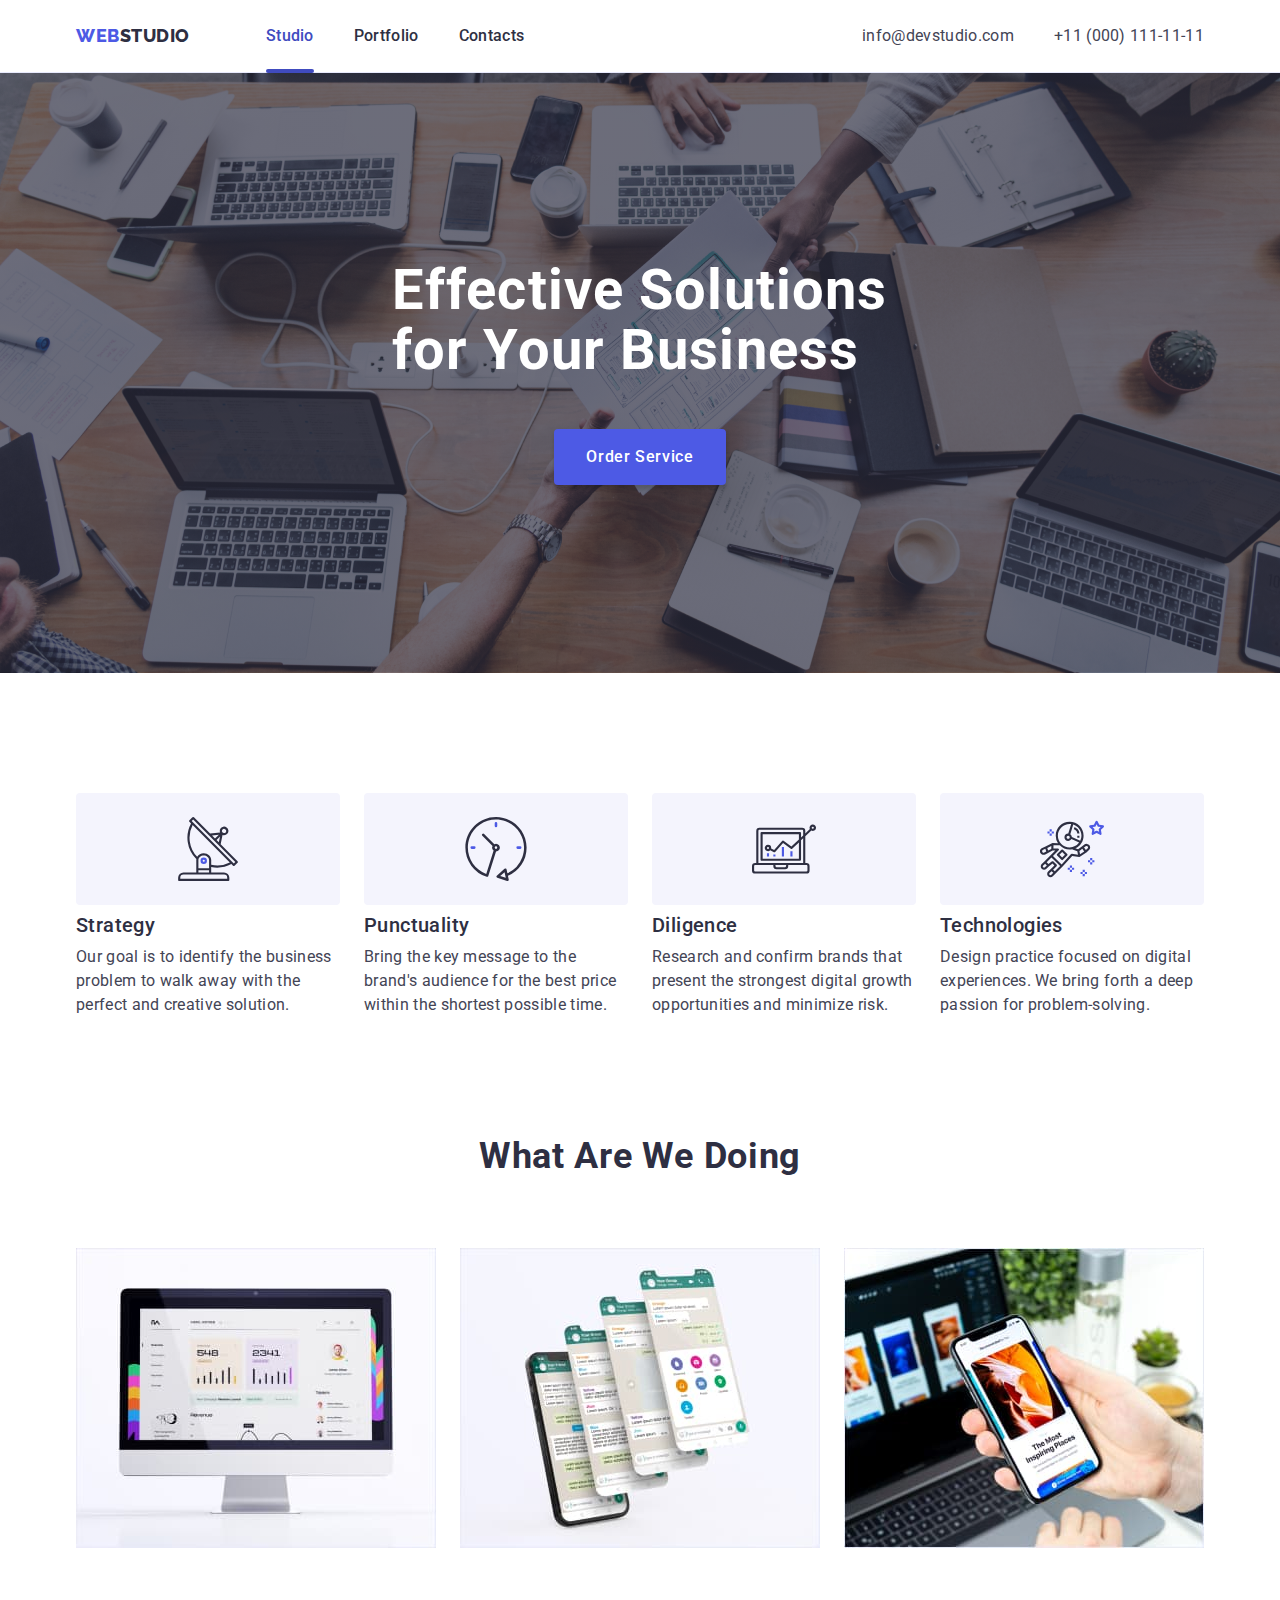
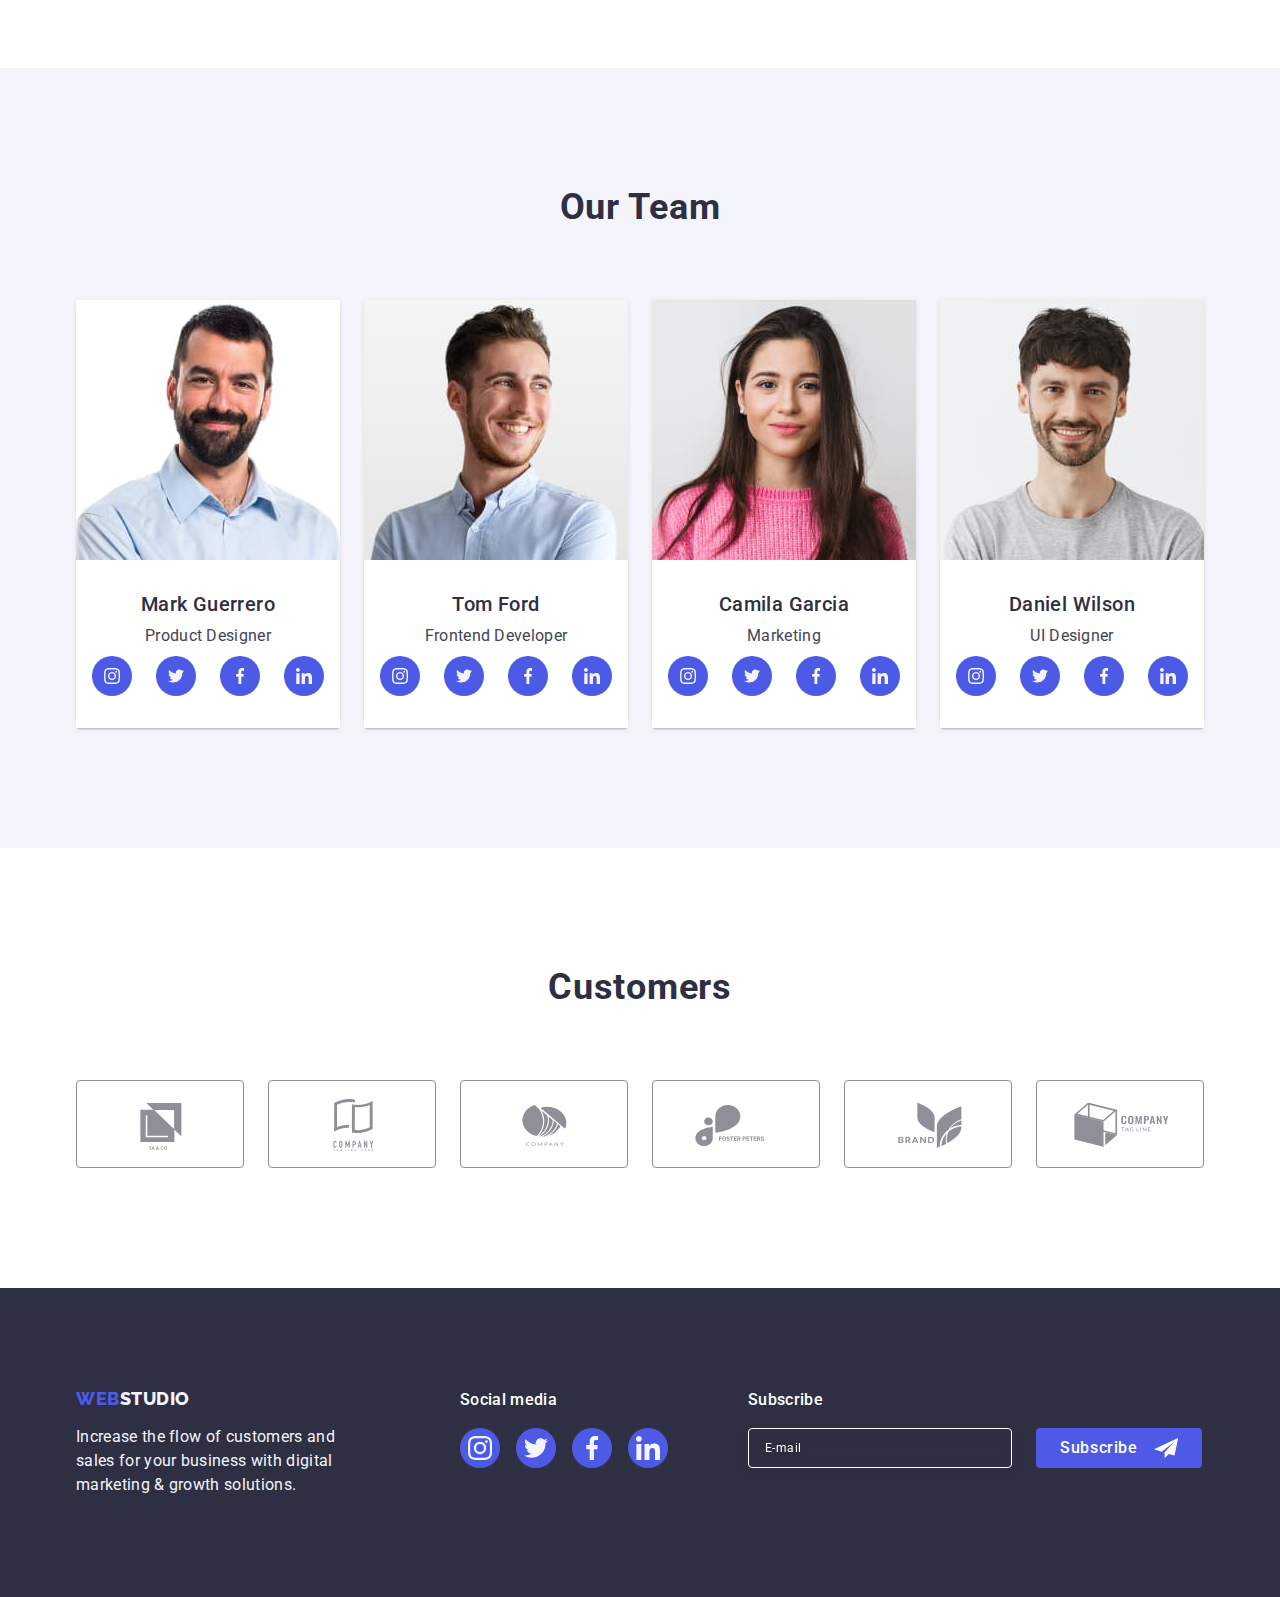
<file: index.html>
<!DOCTYPE html>
<html lang="en">
  <head>
    <meta charset="UTF-8" />
    <meta http-equiv="X-UA-Compatible" content="IE=edge" />
    <meta name="viewport" content="width=device-width, initial-scale=1.0" />
    <title>WebStudio</title>
    <link rel="preconnect" href="https://fonts.googleapis.com" />
    <link rel="preconnect" href="https://fonts.gstatic.com" crossorigin />
    <link
      href="https://fonts.googleapis.com/css2?family=Raleway:wght@800&family=Roboto:wght@400;500;700&display=swap"
      rel="stylesheet"
    />
    <link
      rel="stylesheet"
      href="https://cdnjs.cloudflare.com/ajax/libs/modern-normalize/1.1.0/modern-normalize.min.css"
    />
    <link rel="stylesheet" href="./css/styles.css" />
  </head>
  <body>
    <!-- header -->

    <header class="page-header">
      <div class="container page-header-container">
        <nav class="page-navigation">
          <a class="link logo logo-header" href="./index.html"
            >web<span class="logo-second-word-header">Studio</span>
          </a>
          <ul class="list menu">
            <li class="menu-item">
              <a class="link menu-link current" href="./index.html">Studio</a>
            </li>
            <li class="menu-item">
              <a class="link menu-link" href="./portfolio.html">Portfolio</a>
            </li>
            <li class="menu-item"><a class="link menu-link" href="">Contacts</a></li>
          </ul>
        </nav>
        <address class="page-contact">
          <ul class="list contact-list">
            <li>
              <a class="link contact" href="mailto:info@devstudio.com">info@devstudio.com</a>
            </li>
            <li><a class="link contact" href="tel:+11(000)1111111">+11 (000) 111-11-11</a></li>
          </ul>
        </address>
      </div>
    </header>
    <main>
      <!-- slogan -->

      <section class="slogan">
        <div class="container">
          <h1 class="main-title">Effective Solutions for Your Business</h1>
          <button class="modal-open-btn" type="button" data-modal-open>Order Service</button>
        </div>
      </section>

      <!-- our advantages-->

      <section class="our-advantages">
        <div class="container">
          <h2 class="suptitle" hidden>key points</h2>
          <ul class="list advantages-list">
            <li class="advantages-list-item">
              <div class="advantages-list-icon">
                <svg class="advantages-icon" aria-label="antenna icon" width="64" height="64">
                  <use href="./images/icons.svg#icon-antenna"></use>
                </svg>
              </div>
              <h3 class="advantages-title">Strategy</h3>
              <p class="advantages-description">
                Our goal is to identify the business problem to walk away with the perfect and
                creative solution.
              </p>
            </li>
            <li class="advantages-list-item">
              <div class="advantages-list-icon">
                <svg class="advantages-icon" aria-label="clock icon" width="64" height="64">
                  <use href="./images/icons.svg#icon-clock"></use>
                </svg>
              </div>
              <h3 class="advantages-title">Punctuality</h3>
              <p class="advantages-description">
                Bring the key message to the brand's audience for the best price within the shortest
                possible time.
              </p>
            </li>
            <li class="advantages-list-item">
              <div class="advantages-list-icon">
                <svg class="advantages-icon" aria-label="diagram icon" width="64" height="64">
                  <use href="./images/icons.svg#icon-diagram"></use>
                </svg>
              </div>
              <h3 class="advantages-title">Diligence</h3>
              <p class="advantages-description">
                Research and confirm brands that present the strongest digital growth opportunities
                and minimize risk.
              </p>
            </li>
            <li class="advantages-list-item">
              <div class="advantages-list-icon">
                <svg class="advantages-icon" aria-label="astronaut icon" width="64" height="64">
                  <use href="./images/icons.svg#icon-astronaut"></use>
                </svg>
              </div>
              <h3 class="advantages-title">Technologies</h3>
              <p class="advantages-description">
                Design practice focused on digital experiences. We bring forth a deep passion for
                problem-solving.
              </p>
            </li>
          </ul>
        </div>
      </section>

      <!--  What are we doing-->

      <section class="what-are-we-doing">
        <div class="container">
          <h2 class="suptitle">What are we doing</h2>
          <ul class="list gallery-list">
            <li class="gallery-list-item">
              <img
                class="gallery-list-img"
                src="./images/what-are-we-doing/monitor.jpg"
                alt="monitor"
                width="360"
                height="300"
              />
            </li>
            <li class="gallery-list-item">
              <img
                class="gallery-list-img"
                src="./images/what-are-we-doing/screens.jpg"
                alt="screens"
                width="360"
                height="300"
              />
            </li>
            <li class="gallery-list-item">
              <img
                class="gallery-list-img"
                src="./images/what-are-we-doing/laptop-phone.jpg"
                alt="laptop-phone"
                width="360"
                height="300"
              />
            </li>
          </ul>
        </div>
      </section>

      <!-- Our Team -->

      <section class="our-team">
        <div class="container">
          <h2 class="suptitle">Our Team</h2>
          <ul class="list team-gallery-list">
            <li class="team-gallery-list-item">
              <img
                class="team-gallery-list-img"
                src="./images/our-team/mark-guerrero.jpg"
                alt="Mark Guerrero"
                width="264"
                height="260"
              />
              <div class="employees-list-text-content">
                <h3 class="employees-list-name">Mark Guerrero</h3>
                <p class="employees-list-position">Product Designer</p>
                <ul class="social-list list">
                  <li class="sosial-list-item">
                    <a href="" class="social-list-link">
                      <svg
                        class="social-list-icon"
                        aria-label="Instagram icon"
                        width="16"
                        height="16"
                      >
                        <use href="./images/icons.svg#icon-instagram"></use>
                      </svg>
                    </a>
                  </li>
                  <li class="sosial-list-item">
                    <a href="" class="social-list-link">
                      <svg
                        class="social-list-icon"
                        aria-label="twitter icon"
                        width="16"
                        height="16"
                      >
                        <use href="./images/icons.svg#icon-twitter"></use>
                      </svg>
                    </a>
                  </li>
                  <li class="sosial-list-item">
                    <a href="" class="social-list-link">
                      <svg
                        class="social-list-icon"
                        aria-label="facebook icon"
                        width="16"
                        height="16"
                      >
                        <use href="./images/icons.svg#icon-facebook"></use>
                      </svg>
                    </a>
                  </li>
                  <li class="sosial-list-item">
                    <a href="" class="social-list-link">
                      <svg
                        class="social-list-icon"
                        aria-label="linkedin icon"
                        width="16"
                        height="16"
                      >
                        <use href="./images/icons.svg#icon-linkedin"></use>
                      </svg>
                    </a>
                  </li>
                </ul>
              </div>
            </li>
            <li class="team-gallery-list-item">
              <img
                class="team-gallery-list-img"
                src="./images/our-team/tom-ford.jpg"
                alt="Tom Ford"
                width="264"
                height="260"
              />
              <div class="employees-list-text-content">
                <h3 class="employees-list-name">Tom Ford</h3>
                <p class="employees-list-position">Frontend Developer</p>
                <ul class="social-list list">
                  <li class="sosial-list-item">
                    <a href="" class="social-list-link">
                      <svg
                        class="social-list-icon"
                        aria-label="Instagram icon"
                        width="16"
                        height="16"
                      >
                        <use href="./images/icons.svg#icon-instagram"></use>
                      </svg>
                    </a>
                  </li>
                  <li class="sosial-list-item">
                    <a href="" class="social-list-link">
                      <svg
                        class="social-list-icon"
                        aria-label="twitter icon"
                        width="16"
                        height="16"
                      >
                        <use href="./images/icons.svg#icon-twitter"></use>
                      </svg>
                    </a>
                  </li>
                  <li class="sosial-list-item">
                    <a href="" class="social-list-link">
                      <svg
                        class="social-list-icon"
                        aria-label="facebook icon"
                        width="16"
                        height="16"
                      >
                        <use href="./images/icons.svg#icon-facebook"></use>
                      </svg>
                    </a>
                  </li>
                  <li class="sosial-list-item">
                    <a href="" class="social-list-link">
                      <svg
                        class="social-list-icon"
                        aria-label="linkedin icon"
                        width="16"
                        height="16"
                      >
                        <use href="./images/icons.svg#icon-linkedin"></use>
                      </svg>
                    </a>
                  </li>
                </ul>
              </div>
            </li>
            <li class="team-gallery-list-item">
              <img
                class="team-gallery-list-img"
                src="./images/our-team/camila-garcia.jpg"
                alt="Camila Garcia"
                width="264"
                height="260"
              />
              <div class="employees-list-text-content">
                <h3 class="employees-list-name">Camila Garcia</h3>
                <p class="employees-list-position">Marketing</p>
                <ul class="social-list list">
                  <li class="sosial-list-item">
                    <a href="" class="social-list-link">
                      <svg
                        class="social-list-icon"
                        aria-label="Instagram icon"
                        width="16"
                        height="16"
                      >
                        <use href="./images/icons.svg#icon-instagram"></use>
                      </svg>
                    </a>
                  </li>
                  <li class="sosial-list-item">
                    <a href="" class="social-list-link">
                      <svg
                        class="social-list-icon"
                        aria-label="twitter icon"
                        width="16"
                        height="16"
                      >
                        <use href="./images/icons.svg#icon-twitter"></use>
                      </svg>
                    </a>
                  </li>
                  <li class="sosial-list-item">
                    <a href="" class="social-list-link">
                      <svg
                        class="social-list-icon"
                        aria-label="facebook icon"
                        width="16"
                        height="16"
                      >
                        <use href="./images/icons.svg#icon-facebook"></use>
                      </svg>
                    </a>
                  </li>
                  <li class="sosial-list-item">
                    <a href="" class="social-list-link">
                      <svg
                        class="social-list-icon"
                        aria-label="linkedin icon"
                        width="16"
                        height="16"
                      >
                        <use href="./images/icons.svg#icon-linkedin"></use>
                      </svg>
                    </a>
                  </li>
                </ul>
              </div>
            </li>
            <li class="team-gallery-list-item">
              <img
                class="team-gallery-list-img"
                src="./images/our-team/daniel-wilson.jpg"
                alt="Daniel Wilson"
                width="264"
                height="260"
              />
              <div class="employees-list-text-content">
                <h3 class="employees-list-name">Daniel Wilson</h3>
                <p class="employees-list-position">UI Designer</p>
                <ul class="social-list list">
                  <li class="sosial-list-item">
                    <a href="" class="social-list-link">
                      <svg
                        class="social-list-icon"
                        aria-label="Instagram icon"
                        width="16"
                        height="16"
                      >
                        <use href="./images/icons.svg#icon-instagram"></use>
                      </svg>
                    </a>
                  </li>
                  <li class="sosial-list-item">
                    <a href="" class="social-list-link">
                      <svg
                        class="social-list-icon"
                        aria-label="twitter icon"
                        width="16"
                        height="16"
                      >
                        <use href="./images/icons.svg#icon-twitter"></use>
                      </svg>
                    </a>
                  </li>
                  <li class="sosial-list-item">
                    <a href="" class="social-list-link">
                      <svg
                        class="social-list-icon"
                        aria-label="facebook icon"
                        width="16"
                        height="16"
                      >
                        <use href="./images/icons.svg#icon-facebook"></use>
                      </svg>
                    </a>
                  </li>
                  <li class="sosial-list-item">
                    <a href="" class="social-list-link">
                      <svg
                        class="social-list-icon"
                        aria-label="linkedin icon"
                        width="16"
                        height="16"
                      >
                        <use href="./images/icons.svg#icon-linkedin"></use>
                      </svg>
                    </a>
                  </li>
                </ul>
              </div>
            </li>
          </ul>
        </div>
      </section>

      <!-- CUSTOMERS -->

      <section class="customers">
        <div class="container">
          <h2 class="suptitle">Customers</h2>
          <ul class="list customers-list">
            <li class="customers-list-item">
              <a href="" class="customers-list-link">
                <svg
                  class="customers-list-icon"
                  aria-label="logo company one"
                  width="104"
                  height="56"
                >
                  <use href="./images/icons.svg#icon-logo"></use>
                </svg>
              </a>
            </li>
            <li class="customers-list-item">
              <a href="" class="customers-list-link">
                <svg
                  class="customers-list-icon"
                  aria-label="logo company two"
                  width="104"
                  height="56"
                >
                  <use href="./images/icons.svg#icon-logo-1"></use>
                </svg>
              </a>
            </li>
            <li class="customers-list-item">
              <a href="" class="customers-list-link">
                <svg
                  class="customers-list-icon"
                  aria-label="logo company three"
                  width="104"
                  height="56"
                >
                  <use href="./images/icons.svg#icon-logo-2"></use>
                </svg>
              </a>
            </li>
            <li class="customers-list-item">
              <a href="" class="customers-list-link">
                <svg
                  class="customers-list-icon"
                  aria-label="logo company four"
                  width="104"
                  height="56"
                >
                  <use href="./images/icons.svg#icon-logo-3"></use>
                </svg>
              </a>
            </li>
            <li class="customers-list-item">
              <a href="" class="customers-list-link">
                <svg
                  class="customers-list-icon"
                  aria-label="logo company five"
                  width="104"
                  height="56"
                >
                  <use href="./images/icons.svg#icon-logo-4"></use>
                </svg>
              </a>
            </li>
            <li class="customers-list-item">
              <a href="" class="customers-list-link">
                <svg
                  class="customers-list-icon"
                  aria-label="logo company six"
                  width="104"
                  height="56"
                >
                  <use href="./images/icons.svg#icon-logo-5"></use>
                </svg>
              </a>
            </li>
          </ul>
        </div>
      </section>
    </main>

    <!-- footer -->

    <footer class="footer">
      <div class="container footer-container">
        <div class="footer-block-one">
          <a class="link logo logo-footer" href="./index.html"
            >web<span class="logo-second-word-footer">Studio</span>
          </a>
          <p class="footer-message">
            Increase the flow of customers and sales for your business with digital marketing &
            growth solutions.
          </p>
        </div>

        <div class="footer-block-two">
          <p class="footer-media-message">Social media</p>
          <ul class="footer-social-list list">
            <li class="footer-social-list-item">
              <a href="" class="footer-social-list-link">
                <svg
                  class="footer-social-list-icon"
                  aria-label="Instagram icon"
                  width="24"
                  height="24"
                >
                  <use href="./images/icons.svg#icon-instagram"></use>
                </svg>
              </a>
            </li>
            <li class="footer-social-list-item">
              <a href="" class="footer-social-list-link">
                <svg
                  class="footer-social-list-icon"
                  aria-label="twitter icon"
                  width="24"
                  height="24"
                >
                  <use href="./images/icons.svg#icon-twitter"></use>
                </svg>
              </a>
            </li>
            <li class="footer-social-list-item">
              <a href="" class="footer-social-list-link">
                <svg
                  class="footer-social-list-icon"
                  aria-label="facebook icon"
                  width="24"
                  height="24"
                >
                  <use href="./images/icons.svg#icon-facebook"></use>
                </svg>
              </a>
            </li>
            <li class="footer-social-list-item">
              <a href="" class="footer-social-list-link">
                <svg
                  class="footer-social-list-icon"
                  aria-label="linkedin icon"
                  width="24"
                  height="24"
                >
                  <use href="./images/icons.svg#icon-linkedin"></use>
                </svg>
              </a>
            </li>
          </ul>
        </div>

        <div class="footer-block-three">
          <p class="footer-media-message">Subscribe</p>

          <form class="footer-contact-form">
            <label class="footer-form-field-wrapper">
              <input
                class="footer-form-input"
                name="user-email"
                type="email"
                required
                placeholder="E-mail"
              />
            </label>

            <button class="footer-btn" type="submit">
              Subscribe
              <svg class="footer-btn-icon" aria-label="send icon" width="24" height="24">
                <use href="./images/icons.svg#icon-send"></use>
              </svg>
            </button>
          </form>
        </div>
      </div>
    </footer>
    <div class="backdrop is-hidden" data-modal>
      <div class="modal">
        <button type="button" class="modal-close-button" data-modal-close>
          <svg class="modal-close-icon" aria-label="modal close icon" width="8" height="8">
            <use href="./images/icons.svg#icon-close-black"></use>
          </svg>
        </button>

        <p class="contact-form-title">Leave your contacts and we will call you back</p>

        <form class="modal-contact-form">
          <div class="contact-form-field-wrap">
            <label for="user-name" class="contact-form-field-wrapper">Name</label>
            <div class="contact-form-input-wrapper">
              <input
                id="user-name"
                class="contact-form-input"
                name="user-name"
                type="text"
                required
                pattern="[a-zA-Zа-яА-ЯіІїЇєЄ’ґҐ]+"
              />
              <svg class="contact-form-input-icon" aria-label="name icon" width="18" height="24">
                <use href="./images/icons.svg#icon-name"></use>
              </svg>
            </div>
          </div>

          <div class="contact-form-field-wrap">
            <label for="user-phone" class="contact-form-field-wrapper">Phone</label>
            <div class="contact-form-input-wrapper">
              <input
                id="user-phone"
                class="contact-form-input"
                name="user_tel"
                type="tel"
                required
                pattern="[0-9]{3}-[0-9]{3}-[0-9]{2}-[0-9]{2}"
                title="xxx-xxx-xx-xx"
              />
              <svg class="contact-form-input-icon" aria-label="phone icon" width="18" height="24">
                <use href="./images/icons.svg#icon-phone"></use>
              </svg>
            </div>
          </div>

          <div class="contact-form-field-wrap">
            <label for="user-email" class="contact-form-field-wrapper">Email</label>
            <div class="contact-form-input-wrapper">
              <input
                id="user-email"
                class="contact-form-input"
                name="user_email"
                type="email"
                required
              />
              <svg class="contact-form-input-icon" aria-label="email icon" width="18" height="24">
                <use href="./images/icons.svg#icon-email"></use>
              </svg>
            </div>
          </div>

          <div class="comment-form-field-wrap">
            <label for="user-comment" class="contact-form-field-wrapper">Comment</label>
            <textarea
              id="user-comment"
              class="contact-form-message"
              name="user-comment"
              placeholder="Text input"
            ></textarea>
          </div>

          <div class="contact-form-checkbox-wrap">
            <input
              id="user-privacy"
              class="contact-form-checkbox visually-hidden"
              type="checkbox"
              name="user-privacy"
              required
              value="true"
            />
            <label for="user-privacy" class="contact-form-checkbox-wrapper">
              <span class="contact-form-own-checkbox-wrap">
                <svg
                  class="contact-form-own-checkbox"
                  aria-label="checkbox icon"
                  width="10"
                  height="8"
                >
                  <use
                    class="contact-form-checkmark-icon"
                    href="./images/icons.svg#icon-checkmark"
                  ></use>
                </svg>
              </span>
              I accept the terms and conditions of the
              <a class="privacy-policy" href="">Privacy Policy</a>
            </label>
          </div>

          <button class="contact-form-send" type="submit">Send</button>
        </form>
      </div>
    </div>
    <script src="./js/modal.js"></script>
  </body>
</html>
</file>
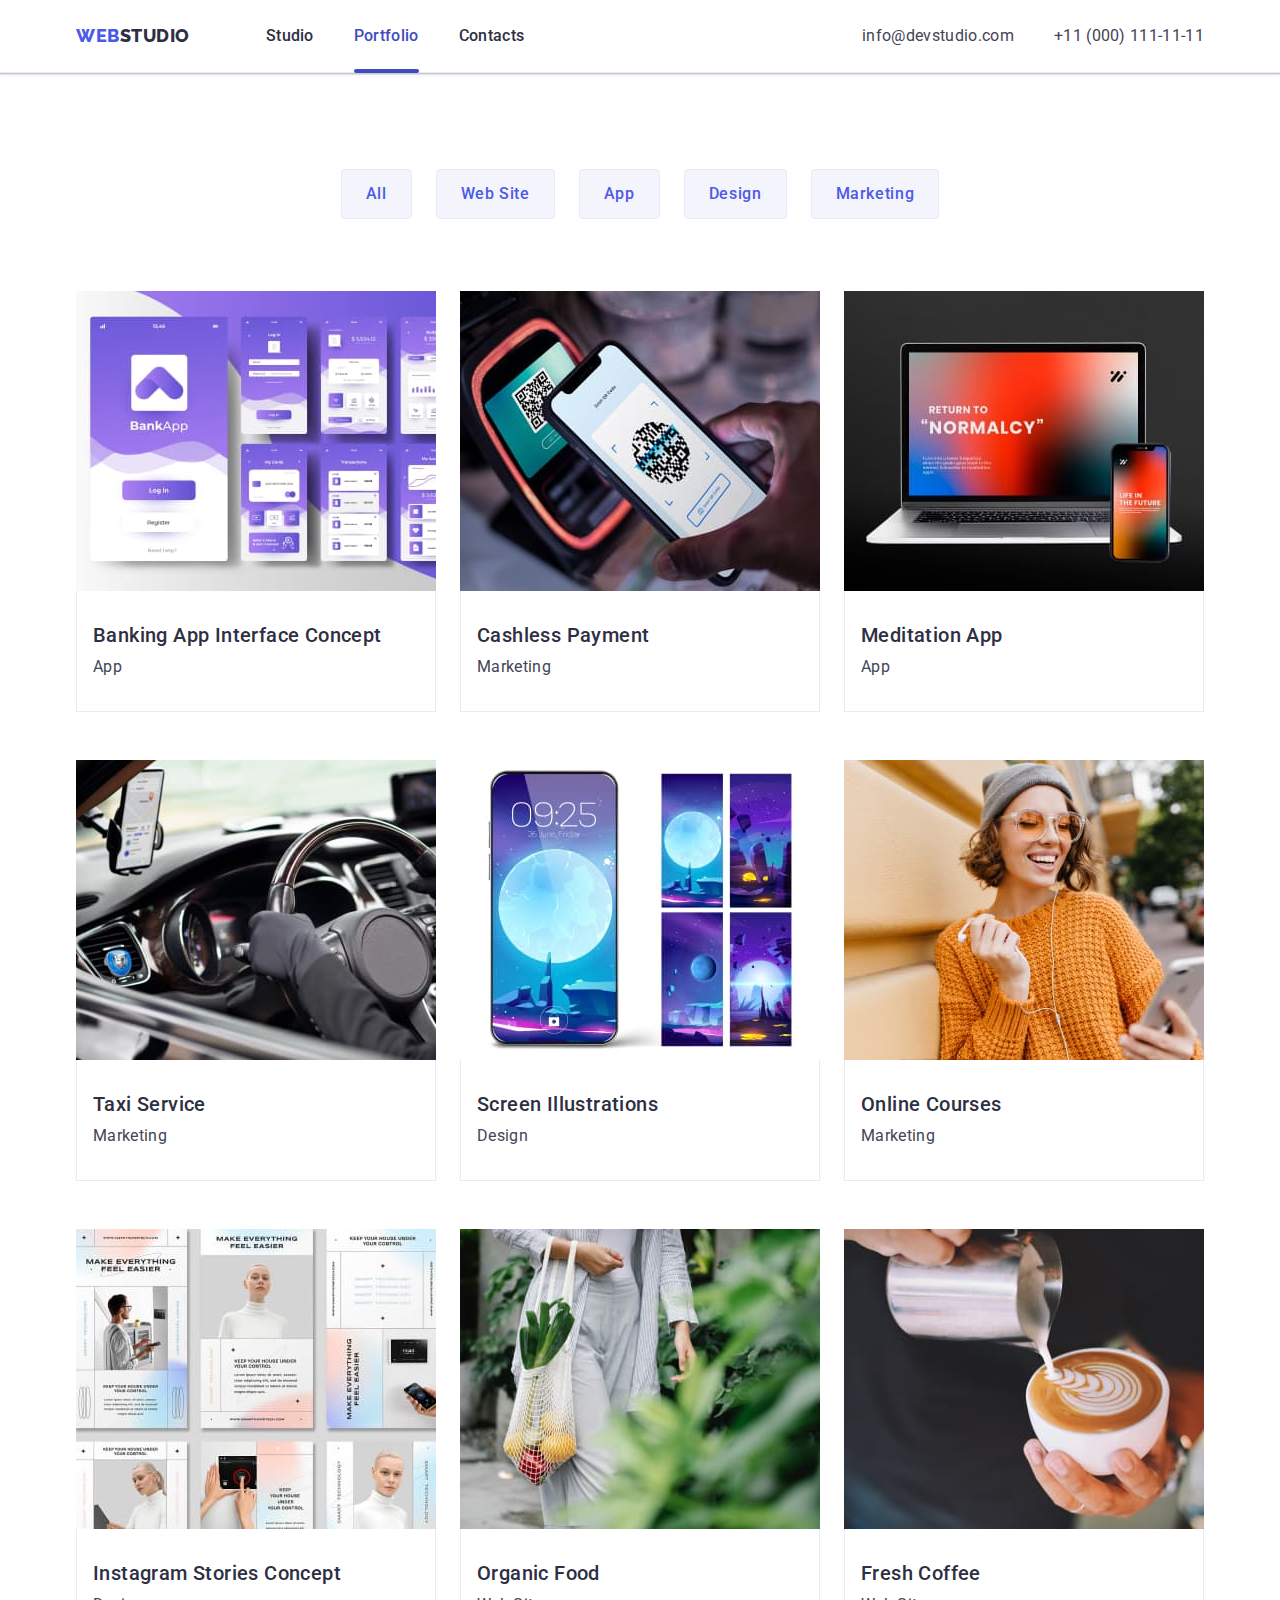
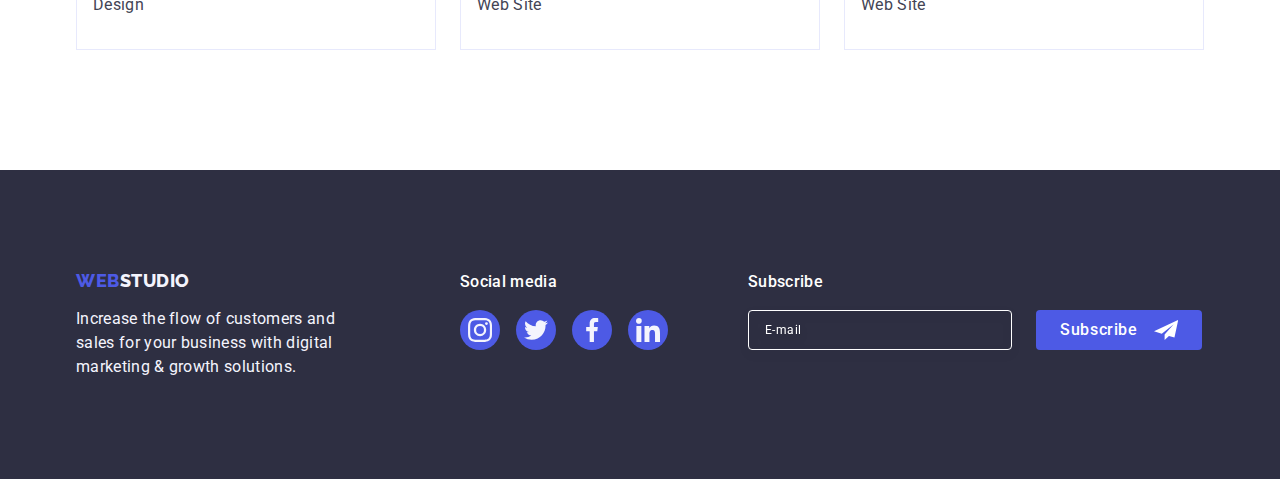
<file: portfolio.html>
<!DOCTYPE html>
<html lang="en">
  <head>
    <meta charset="UTF-8" />
    <meta http-equiv="X-UA-Compatible" content="IE=edge" />
    <meta name="viewport" content="width=device-width, initial-scale=1.0" />
    <title>Portfolio</title>
    <link rel="preconnect" href="https://fonts.googleapis.com" />
    <link rel="preconnect" href="https://fonts.gstatic.com" crossorigin />
    <link
      href="https://fonts.googleapis.com/css2?family=Raleway:wght@800&family=Roboto:wght@400;500;700&display=swap"
      rel="stylesheet"
    />
    <link
      rel="stylesheet"
      href="https://cdnjs.cloudflare.com/ajax/libs/modern-normalize/1.1.0/modern-normalize.min.css"
    />
    <link rel="stylesheet" href="./css/styles.css" />
  </head>
  <body>
    <!-- header -->

    <header class="page-header">
      <div class="container page-header-container">
        <nav class="page-navigation">
          <a class="link logo logo-header" href="./index.html"
            >web<span class="logo-second-word-header">Studio</span>
          </a>
          <ul class="list menu">
            <li class="menu-item"><a class="link menu-link" href="./index.html">Studio</a></li>
            <li class="menu-item">
              <a class="link menu-link current" href="./portfolio.html">Portfolio</a>
            </li>
            <li class="menu-item"><a class="link menu-link" href="">Contacts</a></li>
          </ul>
        </nav>
        <address class="page-contact">
          <ul class="list contact-list">
            <li>
              <a class="link contact" href="mailto:info@devstudio.com">info@devstudio.com</a>
            </li>
            <li><a class="link contact" href="tel:+11(000)1111111">+11 (000) 111-11-11</a></li>
          </ul>
        </address>
      </div>
    </header>

    <!-- MAIN  CONTENT -->
    <!-- buttons -->
    <main>
      <section class="filter">
        <div class="container">
          <h1 hidden>portfolio filters</h1>
          <ul class="list menu-filter">
            <li class="menu-filter-item">
              <button class="menu-filter-btn" type="button">All</button>
            </li>
            <li class="menu-filter-item">
              <button class="menu-filter-btn" type="button">Web Site</button>
            </li>
            <li class="menu-filter-item">
              <button class="menu-filter-btn" type="button">App</button>
            </li>
            <li class="menu-filter-item">
              <button class="menu-filter-btn" type="button">Design</button>
            </li>
            <li class="menu-filter-item">
              <button class="menu-filter-btn" type="button">Marketing</button>
            </li>
          </ul>

          <ul class="list portfolio-list">
            <li class="portfolio-list-item">
              <a class="link portfolio-link" href="">
                <div class="portfolio-list-img-wrapper">
                  <img
                    class="portfolio-list-img"
                    src="./images/portfolio/bank-app-screens.jpg"
                    alt="screens of banking app interface"
                    width="360"
                    height="300"
                  />
                  <p class="overlay">
                    14 Stylish and User-Friendly App Design Concepts · Task Manager App · Calorie
                    Tracker App · Exotic Fruit Ecommerce App · Cloud Storage App
                  </p>
                </div>

                <div class="portfolio-list-text-content">
                  <h2 class="portfolio-list-branch">Banking App Interface Concept</h2>
                  <p class="portfolio-list-activity">App</p>
                </div>
              </a>
            </li>
            <li class="portfolio-list-item">
              <a class="link portfolio-link" href="">
                <div class="portfolio-list-img-wrapper">
                  <img
                    class="portfolio-list-img"
                    src="./images/portfolio/scanner-on-the-phone.jpg"
                    alt="someone scan the QR code"
                    width="360"
                    height="300"
                  />
                  <p class="overlay">
                    14 Stylish and User-Friendly App Design Concepts · Task Manager App · Calorie
                    Tracker App · Exotic Fruit Ecommerce App · Cloud Storage App
                  </p>
                </div>
                <div class="portfolio-list-text-content">
                  <h2 class="portfolio-list-branch">Cashless Payment</h2>
                  <p class="portfolio-list-activity">Marketing</p>
                </div>
              </a>
            </li>
            <li class="portfolio-list-item">
              <a class="link portfolio-link" href="">
                <div class="portfolio-list-img-wrapper">
                  <img
                    class="portfolio-list-img"
                    src="./images/portfolio/laptop-and-phone.jpg"
                    alt="laptop and phone with a meditation application interface on the screen"
                    width="360"
                    height="300"
                  />
                  <p class="overlay">
                    14 Stylish and User-Friendly App Design Concepts · Task Manager App · Calorie
                    Tracker App · Exotic Fruit Ecommerce App · Cloud Storage App
                  </p>
                </div>
                <div class="portfolio-list-text-content">
                  <h2 class="portfolio-list-branch">Meditation App</h2>
                  <p class="portfolio-list-activity">App</p>
                </div>
              </a>
            </li>

            <li class="portfolio-list-item">
              <a class="link portfolio-link" href="">
                <div class="portfolio-list-img-wrapper">
                  <img
                    class="portfolio-list-img"
                    src="./images/portfolio/car-steering-wheel.jpg"
                    alt="someone is driving a car"
                    width="360"
                    height="300"
                  />
                  <p class="overlay">
                    14 Stylish and User-Friendly App Design Concepts · Task Manager App · Calorie
                    Tracker App · Exotic Fruit Ecommerce App · Cloud Storage App
                  </p>
                </div>
                <div class="portfolio-list-text-content">
                  <h2 class="portfolio-list-branch">Taxi Service</h2>
                  <p class="portfolio-list-activity">Marketing</p>
                </div>
              </a>
            </li>
            <li class="portfolio-list-item">
              <a class="link portfolio-link" href="">
                <div class="portfolio-list-img-wrapper">
                  <img
                    class="portfolio-list-img"
                    src="./images/portfolio/themes-for-phone.jpg"
                    alt="phone and monthly themes for it"
                    width="360"
                    height="300"
                  />
                  <p class="overlay">
                    14 Stylish and User-Friendly App Design Concepts · Task Manager App · Calorie
                    Tracker App · Exotic Fruit Ecommerce App · Cloud Storage App
                  </p>
                </div>
                <div class="portfolio-list-text-content">
                  <h2 class="portfolio-list-branch">Screen Illustrations</h2>
                  <p class="portfolio-list-activity">Design</p>
                </div>
              </a>
            </li>
            <li class="portfolio-list-item">
              <a class="link portfolio-link" href="">
                <div class="portfolio-list-img-wrapper">
                  <img
                    class="portfolio-list-img"
                    src="./images/portfolio/girl-in-glasses.jpg"
                    alt="a girl in yellow glasses looks at the phone"
                    width="360"
                    height="300"
                  />
                  <p class="overlay">
                    14 Stylish and User-Friendly App Design Concepts · Task Manager App · Calorie
                    Tracker App · Exotic Fruit Ecommerce App · Cloud Storage App
                  </p>
                </div>
                <div class="portfolio-list-text-content">
                  <h2 class="portfolio-list-branch">Online Courses</h2>
                  <p class="portfolio-list-activity">Marketing</p>
                </div>
              </a>
            </li>

            <li class="portfolio-list-item">
              <a class="link portfolio-link" href="">
                <div class="portfolio-list-img-wrapper">
                  <img
                    class="portfolio-list-img"
                    src="./images/portfolio/slides-with-smart-home-concepts.jpg"
                    alt="slides with smart home concepts"
                    width="360"
                    height="300"
                  />
                  <p class="overlay">
                    14 Stylish and User-Friendly App Design Concepts · Task Manager App · Calorie
                    Tracker App · Exotic Fruit Ecommerce App · Cloud Storage App
                  </p>
                </div>
                <div class="portfolio-list-text-content">
                  <h2 class="portfolio-list-branch">Instagram Stories Concept</h2>
                  <p class="portfolio-list-activity">Design</p>
                </div>
              </a>
            </li>
            <li class="portfolio-list-item">
              <a class="link portfolio-link" href="">
                <div class="portfolio-list-img-wrapper">
                  <img
                    class="portfolio-list-img"
                    src="./images/portfolio/woman-with-vegetables.jpg"
                    alt="a woman in white pants walks with vegetables"
                    width="360"
                    height="300"
                  />
                  <p class="overlay">
                    14 Stylish and User-Friendly App Design Concepts · Task Manager App · Calorie
                    Tracker App · Exotic Fruit Ecommerce App · Cloud Storage App
                  </p>
                </div>
                <div class="portfolio-list-text-content">
                  <h2 class="portfolio-list-branch">Organic Food</h2>
                  <p class="portfolio-list-activity">Web Site</p>
                </div>
              </a>
            </li>
            <li class="portfolio-list-item">
              <a class="link portfolio-link" href="">
                <div class="portfolio-list-img-wrapper">
                  <img
                    class="portfolio-list-img"
                    src="./images/portfolio/cup-of-coffy.jpg"
                    alt="the barista makes coffee"
                    width="360"
                    height="300"
                  />
                  <p class="overlay">
                    14 Stylish and User-Friendly App Design Concepts · Task Manager App · Calorie
                    Tracker App · Exotic Fruit Ecommerce App · Cloud Storage App
                  </p>
                </div>
                <div class="portfolio-list-text-content">
                  <h2 class="portfolio-list-branch">Fresh Coffee</h2>
                  <p class="portfolio-list-activity">Web Site</p>
                </div>
              </a>
            </li>
          </ul>
        </div>
      </section>
    </main>

    <!-- footer -->

    <footer class="footer">
      <div class="container footer-container">
        <div class="footer-block-one">
          <a class="link logo logo-footer" href="./index.html"
            >web<span class="logo-second-word-footer">Studio</span>
          </a>
          <p class="footer-message">
            Increase the flow of customers and sales for your business with digital marketing &
            growth solutions.
          </p>
        </div>

        <div class="footer-block-two">
          <p class="footer-media-message">Social media</p>
          <ul class="footer-social-list list">
            <li class="footer-social-list-item">
              <a href="" class="footer-social-list-link">
                <svg
                  class="footer-social-list-icon"
                  aria-label="Instagram icon"
                  width="24"
                  height="24"
                >
                  <use href="./images/icons.svg#icon-instagram"></use>
                </svg>
              </a>
            </li>
            <li class="footer-social-list-item">
              <a href="" class="footer-social-list-link">
                <svg
                  class="footer-social-list-icon"
                  aria-label="twitter icon"
                  width="24"
                  height="24"
                >
                  <use href="./images/icons.svg#icon-twitter"></use>
                </svg>
              </a>
            </li>
            <li class="footer-social-list-item">
              <a href="" class="footer-social-list-link">
                <svg
                  class="footer-social-list-icon"
                  aria-label="facebook icon"
                  width="24"
                  height="24"
                >
                  <use href="./images/icons.svg#icon-facebook"></use>
                </svg>
              </a>
            </li>
            <li class="footer-social-list-item">
              <a href="" class="footer-social-list-link">
                <svg
                  class="footer-social-list-icon"
                  aria-label="linkedin icon"
                  width="24"
                  height="24"
                >
                  <use href="./images/icons.svg#icon-linkedin"></use>
                </svg>
              </a>
            </li>
          </ul>
        </div>

        <div class="footer-block-three">
          <p class="footer-media-message">Subscribe</p>

          <form class="footer-contact-form">
            <label class="footer-form-field-wrapper">
              <input
                class="footer-form-input"
                name="user-email"
                type="email"
                required
                placeholder="E-mail"
              />
            </label>

            <button class="footer-btn" type="submit">
              Subscribe
              <svg class="footer-btn-icon" aria-label="send icon" width="24" height="24">
                <use href="./images/icons.svg#icon-send"></use>
              </svg>
            </button>
          </form>
        </div>
      </div>
    </footer>
  </body>
</html>
</file>
<file: css/styles.css>
:root {
  --main-font-family: 'Roboto', sans-serif;
  --secondary-font-family: 'Raleway', sans-serif;
  --background-color: #ffffff;
  --logo-second-word-header: #2e2f42;
  --logo-second-word-footer: #f4f4fd;
  --border-menu-filter-btn: 1px solid #e7e9fc;
  --social-list-icon-color: #f4f4fd;
  --footer-social-list-icon-color: #f4f4fd;
  --customers-logo-color: #8e8f99;
  --customers-logo-hover-color: #404bbf;
  --transition-duration-and-func: 250ms cubic-bezier(0.4, 0, 0.2, 1);
}

.list {
  list-style: none;
}

.link {
  text-decoration: none;
}

button {
  cursor: pointer;
}

h1,
h2,
h3,
p {
  margin-top: 0;
  margin-bottom: 0;
}

ul,
ol {
  margin-top: 0;
  margin-bottom: 0;
  padding-left: 0;
}

img {
  display: block;
}

body {
  font-family: var(--main-font-family);
  color: #434455;
  background-color: #ffffff;
}

.container {
  width: 1158px;
  margin-left: auto;
  margin-right: auto;
  padding-left: 15px;
  padding-right: 15px;
}

/* ================= COMPONENTS ================= */

.suptitle {
  font-weight: 700;
  font-size: 36px;
  line-height: 1.1;
  letter-spacing: 0.02em;
  text-transform: capitalize;
  text-align: center;
  color: #2e2f42;
  margin-bottom: 72px;
}

.logo {
  font-family: var(--secondary-font-family);
  font-weight: 800;
  font-size: 18px;
  line-height: 1.17;
  letter-spacing: 0.03em;
  color: #4d5ae5;
  text-transform: uppercase;
}

.logo-header {
  margin-right: 76px;
}
.logo-footer {
  display: inline-block;
  margin-bottom: 16px;
}

.logo-second-word-footer {
  color: var(--logo-second-word-footer);
}

.logo-second-word-header {
  color: var(--logo-second-word-header);
}
/* ================= /COMPONENTS ================= */

/* ================== header ===================== */
.page-header {
  display: flex;
  align-items: center;
  border-bottom: 1px solid #e7e9fc;
  box-shadow: 0px 2px 1px rgba(46, 47, 66, 0.08), 0px 1px 1px rgba(46, 47, 66, 0.16),
    0px 1px 6px rgba(46, 47, 66, 0.08);
}

.page-header-container {
  display: flex;
  align-items: center;
}

.page-navigation {
  display: flex;
  align-items: center;
}

.menu {
  display: flex;
  align-items: center;
  gap: 40px;
}

.menu-link {
  font-weight: 500;
  font-size: 16px;
  line-height: 1.5;
  letter-spacing: 0.02em;
  color: #2e2f42;
  padding-top: 24px;
  padding-bottom: 24px;
  transition: color var(--transition-duration-and-func);
  display: block;
}

.current {
  color: #404bbf;
  position: relative;
}

.current::after {
  content: '';
  display: block;
  width: 100%;
  height: 4px;
  border-radius: 2px;
  background-color: #404bbf;
  position: absolute;
  bottom: -1px;
  left: 0;
}

.menu-link:hover,
.menu-link:focus {
  color: #404bbf;
}

.page-contact {
  font-style: normal;
  margin-left: auto;
}

.contact-list {
  display: flex;
  align-items: center;
  gap: 40px;
}

.contact {
  font-weight: 400;
  font-size: 16px;
  line-height: 1.5;
  letter-spacing: 0.02em;
  color: #434455;
  transition: color var(--transition-duration-and-func);
}

.contact:hover,
.contact:focus {
  color: #404bbf;
}

/* ==========/header========== */

/*  =================slogan================*/
.slogan {
  background-color: #2e2f42;
  padding: 188px 0;
  background-image: linear-gradient(rgba(46, 47, 66, 0.7), rgba(46, 47, 66, 0.7)),
    url(../images/slogan/people-office.jpg);
  background-size: cover;
  background-repeat: no-repeat;
  background-position: center;
  margin-left: auto;
  margin-right: auto;
  max-width: 1440px;
}

.main-title {
  font-weight: 700;
  font-size: 56px;
  line-height: 1.07;
  letter-spacing: 0.02em;
  margin-left: auto;
  margin-right: auto;
  color: #ffffff;
  max-width: 496px;
}
.modal-open-btn {
  margin-left: auto;
  margin-right: auto;
  margin-top: 48px;
  display: block;
  padding: 16px 32px;
  min-width: 169px;
  min-height: 56px;
  border: none;
  box-shadow: 0px 4px 4px rgba(0, 0, 0, 0.15);
  border-radius: 4px;
  font-weight: 500;
  font-size: 16px;
  line-height: 1.5;
  letter-spacing: 0.04em;
  color: #ffffff;
  background-color: #4d5ae5;
  transition: background-color var(--transition-duration-and-func);
}

.modal-open-btn:hover,
.modal-open-btn:focus {
  background-color: #404bbf;
}

.advantages-title {
  font-weight: 500;
  font-size: 20px;
  line-height: 1.2;
  letter-spacing: 0.02em;
  color: #2e2f42;
}
.advantages-description {
  font-weight: 400;
  font-size: 16px;
  line-height: 1.5;
  letter-spacing: 0.02em;
  color: #434455;
}
/*  =================/slogan================*/

/* ================= our advantages=================== */

.our-advantages {
  padding: 120px 0;
}

.advantages-list {
  display: flex;
  align-items: center;
  gap: 24px;
}

.advantages-list-item {
  flex-basis: calc((100% - 72px) / 4);
}

.advantages-list-icon {
  display: flex;
  justify-content: center;
  align-items: center;
  background-color: #f4f4fd;
  border-radius: 4px;
  padding-top: 24px;
  padding-bottom: 24px;
  margin-bottom: 8px;
  height: 112px;
}

.advantages-title {
  margin-bottom: 8px;
}

/* ================== /our advantages==================== */

/* ==================== What are we doing ================ */

.what-are-we-doing {
  padding-bottom: 120px;
}

.gallery-list {
  display: flex;
  gap: 24px;
}

.gallery-list-item {
  flex-basis: calc((100% - 48px) / 3);
}

/*================ Our Team ================*/

.our-team {
  background-color: #f4f4fd;
  padding-top: 120px;
  padding-bottom: 120px;
}

.employees-list-name {
  font-weight: 500;
  font-size: 20px;
  line-height: 1.2;
  letter-spacing: 0.02em;
  color: #2e2f42;
  margin-bottom: 8px;
}
.employees-list-position {
  font-weight: 400;
  font-size: 16px;
  line-height: 1.5;
  letter-spacing: 0.02em;
  color: #434455;
  margin-bottom: 8px;
}

.team-gallery-list {
  display: flex;
  gap: 24px;
}

.team-gallery-list-item {
  flex-basis: calc((100% - 72px) / 4);
  border-radius: 0px 0px 4px 4px;
  box-shadow: 0px 1px 6px rgba(46, 47, 66, 0.08), 0px 1px 1px rgba(46, 47, 66, 0.16),
    0px 2px 1px rgba(46, 47, 66, 0.08);
}

.employees-list-text-content {
  padding-top: 32px;
  padding-bottom: 32px;
  text-align: center;
  background-color: #ffffff;
}

.social-list {
  display: flex;
  justify-content: center;
  gap: 24px;
}

.social-list-link {
  width: 40px;
  height: 40px;
  border-radius: 50%;
  background-color: #4d5ae5;
  display: flex;
  justify-content: center;
  align-items: center;
  transition: background-color var(--transition-duration-and-func);
}

.social-list-link:hover,
.social-list-link:focus {
  background-color: #404bbf;
}

.social-list-icon {
  fill: var(--social-list-icon-color);
}

/*================ /Our Team ================*/

/*================ CUSTOMERS =============== */
.customers {
  padding-top: 120px;
  padding-bottom: 120px;
}

.customers-list {
  display: flex;
  justify-content: center;
  gap: 24px;
}

.customers-list-item {
  flex-basis: calc((100% - 120px) / 6);
  width: 168px;
  height: 88px;
}

.customers-list-link {
  display: flex;
  width: 100%;
  height: 100%;
  border: 1px solid var(--customers-logo-color);
  border-radius: 4px;
  justify-content: center;
  align-items: center;
  color: var(--customers-logo-color);
  transition: border-color var(--transition-duration-and-func),
    color var(--transition-duration-and-func);
}

.customers-list-link:hover,
.customers-list-link:focus {
  color: var(--customers-logo-hover-color);
  border-color: var(--customers-logo-hover-color);
}

.customers-list-icon {
  fill: currentColor;
}

/*================ /CUSTOMERS =============== */

/*====================== FOOTER ================*/

.footer {
  background-color: #2e2f42;
  padding-top: 100px;
  padding-bottom: 100px;
  display: flex;
}

.footer-container {
  display: flex;
  align-items: baseline;
}

.footer-block-one {
  margin-right: 120px;
}

.footer-message {
  font-weight: 400;
  font-size: 16px;
  line-height: 1.5;
  letter-spacing: 0.02em;
  color: #f4f4fd;
  max-width: 264px;
}

.footer-media-message {
  font-weight: 500;
  font-size: 16px;
  line-height: 1.5;
  letter-spacing: 0.02em;
  color: #ffffff;
  margin-bottom: 16px;
}

.footer-block-two {
  margin-right: 80px;
}

.footer-social-list {
  display: flex;
  gap: 16px;
}

.footer-social-list-link {
  display: flex;
  width: 40px;
  height: 40px;
  border-radius: 50%;
  background-color: #4d5ae5;
  justify-content: center;
  align-items: center;
  transition: background-color var(--transition-duration-and-func);
}

.footer-social-list-link:hover,
.footer-social-list-link:focus {
  background-color: #31d0aa;
}

.footer-social-list-icon {
  fill: var(--footer-social-list-icon-color);
}

.footer-contact-form {
  display: flex;
  gap: 24px;
}

.footer-form-input {
  width: 264px;
  height: 40px;
  padding-left: 16px;
  background-color: transparent;
  border: 1px solid #ffffff;
  filter: drop-shadow(0px 4px 4px rgba(0, 0, 0, 0.15));
  border-radius: 4px;
  font-weight: 400;
  font-size: 12px;
  line-height: 1.5;
  letter-spacing: 0.04em;
  color: #ffffff;
}

.footer-form-input::placeholder {
  font-weight: 400;
  font-size: 12px;
  line-height: 2;
  letter-spacing: 0.04em;
  color: #ffffff;
}

.footer-btn {
  min-width: 165px;
  height: 40px;
  font-weight: 500;
  font-size: 16px;
  line-height: 1.5;
  display: flex;
  align-items: center;
  justify-content: center;
  letter-spacing: 0.04em;
  color: #ffffff;
  background: #4d5ae5;
  border-radius: 4px;
  padding: 8px 24px;
  border: none;
  cursor: pointer;
}

.footer-btn-icon {
  margin-left: 16px;
}

/*====================== /FOOTER ================*/

/*====================== PORTFOLIO =================*/

.filter {
  padding-top: 96px;
  padding-bottom: 120px;
}

.menu-filter-btn {
  font-weight: 500;
  font-size: 16px;
  line-height: 1.5;
  letter-spacing: 0.04em;
  color: #4d5ae5;
  background-color: #f4f4fd;
  padding: 12px 24px;
  border-radius: 4px;
  border: var(--border-menu-filter-btn);
  transition: color var(--transition-duration-and-func),
    background-color var(--transition-duration-and-func),
    border-color var(--transition-duration-and-func), box-shadow var(--transition-duration-and-func);
}

.menu-filter-btn:hover,
.menu-filter-btn:focus {
  background-color: #404bbf;
  color: #ffffff;
  border: 1px solid transparent;
  box-shadow: 0px 3px 1px rgba(0, 0, 0, 0.1), 0px 2px 1px rgba(0, 0, 0, 0.08),
    0px 2px 2px rgba(0, 0, 0, 0.12);
}

.portfolio-list {
  display: flex;
  flex-wrap: wrap;
  column-gap: 24px;
  row-gap: 48px;
}

.portfolio-list-item {
  flex-basis: calc((100% - 48px) / 3);
}

.portfolio-link {
  display: block;
  transition: box-shadow var(--transition-duration-and-func);
}

.portfolio-list-img-wrapper {
  position: relative;
  overflow: hidden;
}

.overlay {
  position: absolute;
  top: 0;
  left: 0;
  font-weight: 400;
  font-size: 16px;
  line-height: 1.5;
  letter-spacing: 0.02em;
  padding: 40px 32px;
  color: #f4f4fd;
  background-color: #4d5ae5;
  width: 100%;
  height: 100%;
  overflow: auto;
  transform: translateY(100%);
  transition: transform var(--transition-duration-and-func);
}

.portfolio-link:hover,
.portfolio-link:focus {
  box-shadow: 0px 1px 6px rgba(46, 47, 66, 0.08), 0px 1px 1px rgba(46, 47, 66, 0.16),
    0px 2px 1px rgba(46, 47, 66, 0.08);
}

.portfolio-link:hover .overlay,
.portfolio-link:focus .overlay {
  transform: translateY(0%);
}

.portfolio-list-branch {
  font-weight: 500;
  font-size: 20px;
  line-height: 1.2;
  letter-spacing: 0.02em;
  color: #2e2f42;
  margin-bottom: 8px;
}

.portfolio-list-activity {
  font-weight: 400;
  font-size: 16px;
  line-height: 1.5;
  letter-spacing: 0.02em;
  color: #434455;
}

.menu-filter {
  display: flex;
  justify-content: center;
  margin-bottom: 72px;
  gap: 24px;
}

.portfolio-list-text-content {
  padding: 32px 16px;
  border: 1px solid #e7e9fc;
  border-top: none;
}
/*====================== /PORTFOLIO =================*/

/* ===================== BACKDROP MODAL ====================*/

.backdrop {
  position: fixed;
  top: 0;
  left: 0;
  width: 100%;
  height: 100%;
  background-color: rgba(46, 47, 66, 0.4);
  opacity: 1;
  visibility: visible;
  transition: opacity var(--transition-duration-and-func),
    visibility var(--transition-duration-and-func);
}

.is-hidden {
  opacity: 0;
  visibility: hidden;
  pointer-events: none;
}

.modal {
  width: 408px;
  min-height: 584px;
  padding: 72px 24px 24px;
  background-color: #fcfcfc;
  border-radius: 4px;
  box-shadow: 0px 1px 1px rgba(0, 0, 0, 0.14), 0px 1px 3px rgba(0, 0, 0, 0.12),
    0px 2px 1px rgba(0, 0, 0, 0.2);
  position: absolute;
  top: 50%;
  left: 50%;
  transform: translate(-50%, -50%);
  transition: transform var(--transition-duration-and-func);
}

.modal-close-button {
  display: flex;
  justify-content: center;
  align-items: center;
  position: absolute;
  top: 24px;
  right: 24px;
  padding: 0;
  width: 24px;
  height: 24px;
  border-radius: 50%;
  background-color: #e7e9fc;
  border: 1px solid rgba(0, 0, 0, 0.1);
  transition: background-color var(--transition-duration-and-func),
    border var(--transition-duration-and-func);
}

.modal-close-button:hover,
.modal-close-button:focus {
  border: none;
  background-color: #404bbf;
}

.modal-close-button:hover .modal-close-icon,
.modal-close-button:focus .modal-close-icon {
  fill: #ffffff;
}

.modal-close-icon {
  transition: fill var(--transition-duration-and-func);
}

.contact-form-title {
  margin-bottom: 16px;
  text-align: center;
  font-style: normal;
  font-weight: 500;
  font-size: 16px;
  line-height: 1.5;
  letter-spacing: 0.02em;
  color: #2e2f42;
}

.contact-form-field-wrap {
  margin-bottom: 8px;
}

.contact-form-field-wrapper {
  display: block;
  font-weight: 400;
  font-size: 12px;
  line-height: 1.17;
  letter-spacing: 0.04em;
  color: #8e8f99;
  margin-bottom: 4px;
}

.contact-form-input-wrapper {
  position: relative;
  display: block;
}

.contact-form-input {
  width: 100%;
  height: 40px;
  border: 1px solid rgba(46, 47, 66, 0.4);
  border-radius: 4px;
  padding-left: 38px;
  background-color: transparent;
  outline: transparent;
  transition: border-color var(--transition-duration-and-func);
}

.contact-form-input:focus {
  outline: none;
  border-color: #4d5ae5;
}

.contact-form-input:focus + .contact-form-input-icon {
  fill: #4d5ae5;
}

.contact-form-input-icon {
  position: absolute;
  left: 16px;
  top: 50%;
  transform: translateY(-50%);
  transition: fill var(--transition-duration-and-func);
}

.comment-form-field-wrap {
  margin-bottom: 16px;
}

.contact-form-message {
  width: 100%;
  height: 120px;
  border: 1px solid rgba(46, 47, 66, 0.2);
  border-radius: 4px;
  padding: 8px 16px;
  resize: none;
  transition: border-color var(--transition-duration-and-func);
  font-size: 12px;
  line-height: 1.17;
  letter-spacing: 0.04em;
  color: rgba(46, 47, 66, 0.4);
  background-color: transparent;
  outline: transparent;
}

.contact-form-message::placeholder {
  font-weight: 400;
  font-size: 12px;
  line-height: 1.17;
  letter-spacing: 0.04em;
  color: rgba(46, 47, 66, 0.4);
}

.contact-form-message:focus {
  outline: none;
  border-color: #4d5ae5;
}

.contact-form-checkbox-wrap {
  margin-bottom: 24px;
}

.contact-form-checkbox-wrapper {
  /* display: inline-flex; */
  font-weight: 400;
  font-size: 12px;
  line-height: 1.17;
  letter-spacing: 0.04em;
  color: #8e8f99;
}

.contact-form-own-checkbox-wrap {
  display: inline-flex;
  align-items: center;
  justify-content: center;
  fill: transparent;
  width: 16px;
  height: 16px;
  margin-right: 8px;
  border: 1px solid rgba(46, 47, 66, 0.4);
  border-radius: 2px;
  transition: background-color var(--transition-duration-and-func),
    border var(--transition-duration-and-func), fill var(--transition-duration-and-func);
}

.contact-form-checkbox {
  position: absolute;
}

.visually-hidden {
  position: absolute;
  width: 1px;
  height: 1px;
  margin: -1px;
  border: 0;
  padding: 0;
  white-space: nowrap;
  clip-path: inset(100%);
  clip: rect(0 0 0 0);
  overflow: hidden;
}

.contact-form-checkbox:focus + .contact-form-own-checkbox {
  outline: 1px solid #4d5ae5;
}

.contact-form-own-checkbox {
  width: 16px;
  height: 16px;
  padding: 4px 3px;
  cursor: pointer;
}

.contact-form-checkbox:checked + .contact-form-checkbox-wrapper > .contact-form-own-checkbox-wrap {
  background-color: #404bbf;
  border: none;
  fill: #ffffff;
}

.privacy-policy {
  color: #4d5ae5;
  margin-left: 2px;
}
.contact-form-send {
  display: block;
  margin-right: auto;
  margin-left: auto;
}

.contact-form-send {
  display: block;
  margin-left: auto;
  margin-right: auto;
  padding: 16px 32px;
  min-width: 169px;
  min-height: 56px;
  box-shadow: 0px 4px 4px rgba(0, 0, 0, 0.15);
  border-radius: 4px;
  font-weight: 500;
  font-size: 16px;
  line-height: 1.5;
  letter-spacing: 0.04em;
  color: #ffffff;
  border: none;
  background-color: #4d5ae5;
  transition: background-color var(--transition-duration-and-func);
}

.contact-form-send:hover,
.contact-form-send:focus {
  background-color: #404bbf;
}

/* ===================== /BACKDROP MODAL ====================*/
</file>
